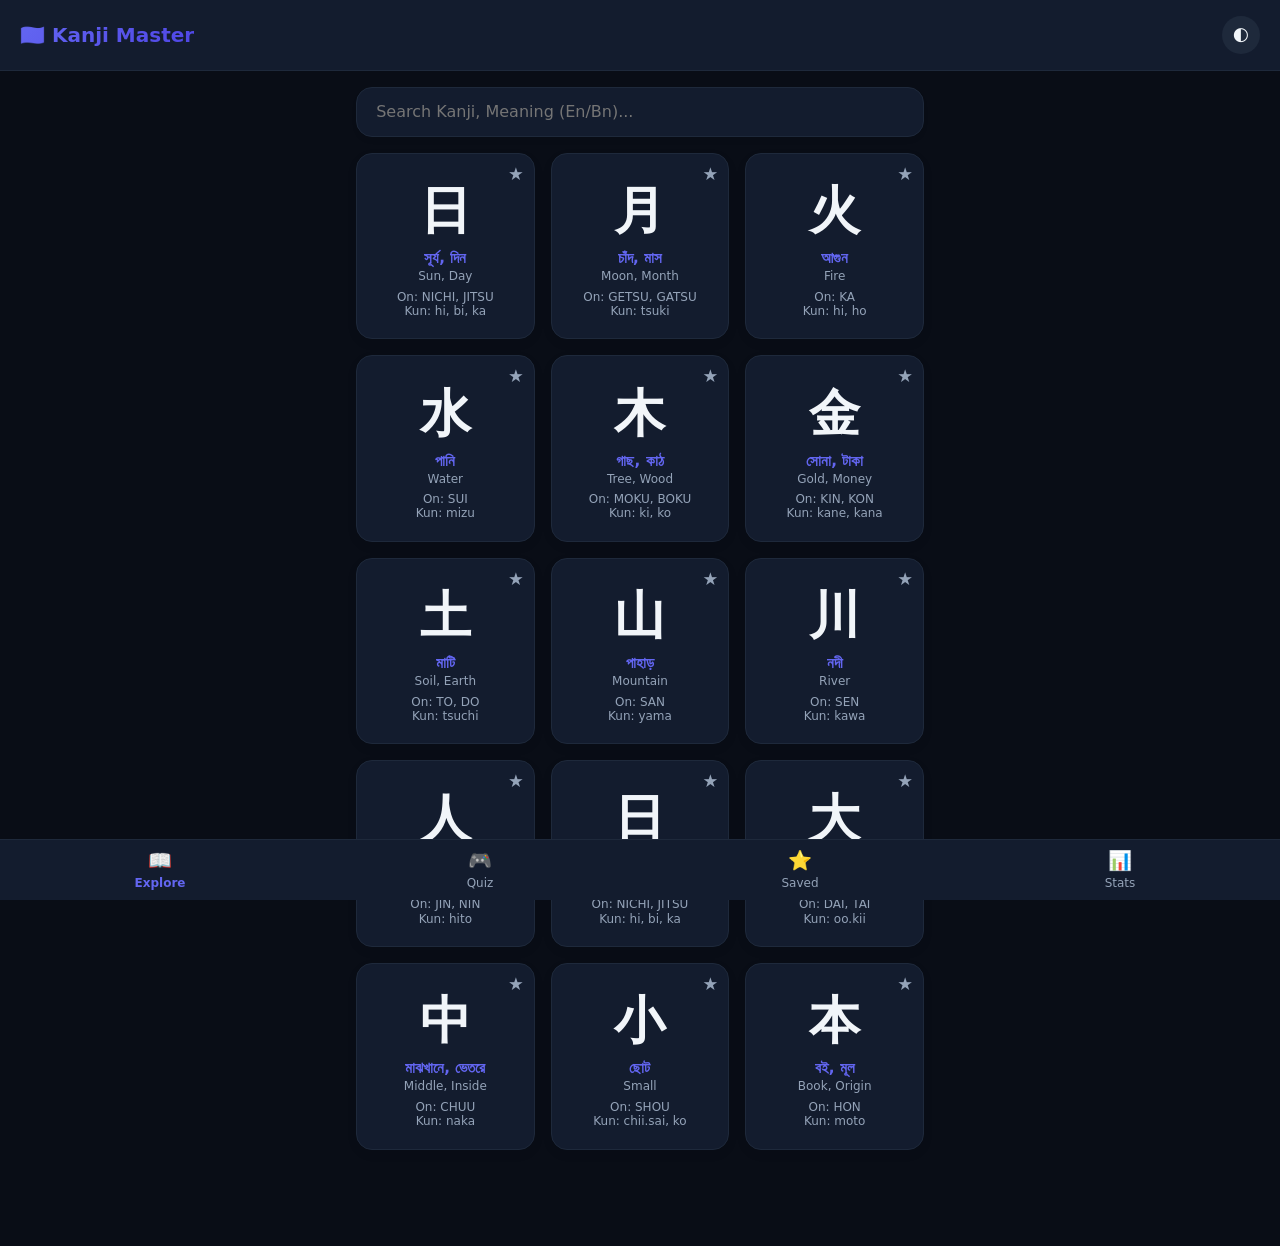
<file: index.html>
<!DOCTYPE html>
<html lang="bn">
<head>
    <meta charset="UTF-8">
    <meta name="viewport" content="width=device-width, initial-scale=1.0, maximum-scale=1.0, user-scalable=no">
    <title>Kanji Master Pro - JLPT N5</title>
    <!-- PWA Meta Tags -->
    <meta name="apple-mobile-web-app-capable" content="yes">
    <meta name="apple-mobile-web-app-status-bar-style" content="black-translucent">
    <meta name="theme-color" content="#6366f1">
    
    <style>
        :root {
            --bg-color: #090d16;
            --card-bg: #131c2e;
            --card-border: #1e293b;
            --text-main: #f1f5f9;
            --text-sub: #94a3b8;
            --primary: #6366f1;
            --primary-gradient: linear-gradient(135deg, #6366f1 0%, #4f46e5 100%);
            --accent: #10b981;
            --danger: #ef4444;
            --radius: 16px;
        }

        .light-mode {
            --bg-color: #f1f5f9;
            --card-bg: #ffffff;
            --card-border: #e2e8f0;
            --text-main: #0f172a;
            --text-sub: #64748b;
        }

        * {
            box-sizing: border-box;
            margin: 0;
            padding: 0;
            font-family: 'Segoe UI', system-ui, -apple-system, sans-serif;
            -webkit-tap-highlight-color: transparent;
        }

        body {
            background-color: var(--bg-color);
            color: var(--text-main);
            min-height: 100vh;
            padding-bottom: 80px;
            transition: background 0.3s, color 0.3s;
        }

        header {
            display: flex;
            justify-content: space-between;
            align-items: center;
            padding: 1rem 1.25rem;
            background: var(--card-bg);
            border-bottom: 1px solid var(--card-border);
            position: sticky;
            top: 0;
            z-index: 100;
            backdrop-filter: blur(10px);
        }

        .logo {
            font-size: 1.25rem;
            font-weight: 800;
            background: var(--primary-gradient);
            -webkit-background-clip: text;
            -webkit-text-fill-color: transparent;
            display: flex;
            align-items: center;
            gap: 8px;
        }

        .header-actions {
            display: flex;
            gap: 8px;
        }

        .icon-btn {
            background: var(--card-border);
            border: none;
            color: var(--text-main);
            width: 38px;
            height: 38px;
            border-radius: 50%;
            display: flex;
            align-items: center;
            justify-content: center;
            cursor: pointer;
            font-size: 1rem;
            transition: 0.2s;
        }

        .icon-btn:active {
            transform: scale(0.9);
        }

        .container {
            max-width: 600px;
            margin: 0 auto;
            padding: 1rem;
        }

        /* Bottom Nav */
        .bottom-nav {
            position: fixed;
            bottom: 0;
            left: 0;
            right: 0;
            background: var(--card-bg);
            border-top: 1px solid var(--card-border);
            display: flex;
            justify-content: space-around;
            padding: 0.6rem 0;
            z-index: 100;
            backdrop-filter: blur(10px);
        }

        .nav-item {
            background: none;
            border: none;
            color: var(--text-sub);
            font-size: 0.75rem;
            display: flex;
            flex-direction: column;
            align-items: center;
            gap: 4px;
            cursor: pointer;
            transition: 0.2s;
            flex: 1;
        }

        .nav-item span {
            font-size: 1.2rem;
        }

        .nav-item.active {
            color: var(--primary);
            font-weight: 600;
        }

        /* Search & Filters */
        .search-box {
            width: 100%;
            padding: 0.9rem 1.2rem;
            border-radius: var(--radius);
            border: 1px solid var(--card-border);
            background: var(--card-bg);
            color: var(--text-main);
            font-size: 1rem;
            outline: none;
            margin-bottom: 1rem;
            box-shadow: 0 4px 6px -1px rgba(0,0,0,0.05);
            transition: 0.2s;
        }

        .search-box:focus {
            border-color: var(--primary);
        }

        /* Kanji Grid */
        .kanji-grid {
            display: grid;
            grid-template-columns: repeat(auto-fill, minmax(150px, 1fr));
            gap: 1rem;
        }

        .kanji-card {
            background: var(--card-bg);
            border: 1px solid var(--card-border);
            border-radius: var(--radius);
            padding: 1.25rem 1rem;
            text-align: center;
            position: relative;
            box-shadow: 0 4px 12px rgba(0,0,0,0.05);
            transition: transform 0.2s, box-shadow 0.2s;
            cursor: pointer;
        }

        .kanji-card:active {
            transform: scale(0.96);
        }

        .fav-star {
            position: absolute;
            top: 10px;
            right: 10px;
            background: none;
            border: none;
            font-size: 1.1rem;
            cursor: pointer;
            color: var(--text-sub);
            transition: 0.2s;
        }

        .fav-star.active {
            color: #f59e0b;
        }

        .kanji-char {
            font-size: 3.2rem;
            font-weight: bold;
            margin: 0.2rem 0;
            color: var(--text-main);
        }

        .kanji-meaning-bn {
            font-size: 0.95rem;
            font-weight: 700;
            color: var(--primary);
            margin-bottom: 2px;
        }

        .kanji-readings {
            font-size: 0.75rem;
            color: var(--text-sub);
            margin-top: 0.4rem;
            line-height: 1.2;
        }

        /* Detail Modal */
        .modal {
            position: fixed;
            top: 0; left: 0; right: 0; bottom: 0;
            background: rgba(0,0,0,0.7);
            display: flex;
            align-items: flex-end;
            z-index: 1000;
            backdrop-filter: blur(5px);
            opacity: 0;
            pointer-events: none;
            transition: 0.3s;
        }

        .modal.open {
            opacity: 1;
            pointer-events: auto;
        }

        .modal-content {
            background: var(--card-bg);
            width: 100%;
            max-height: 85vh;
            border-radius: 24px 24px 0 0;
            padding: 1.5rem;
            overflow-y: auto;
            transform: translateY(100%);
            transition: transform 0.3s cubic-bezier(0.1, 1, 0.1, 1);
            border-top: 1px solid var(--card-border);
        }

        .modal.open .modal-content {
            transform: translateY(0);
        }

        .modal-header {
            display: flex;
            justify-content: space-between;
            align-items: center;
            margin-bottom: 1rem;
        }

        .close-btn {
            background: var(--card-border);
            border: none;
            color: var(--text-main);
            width: 32px; height: 32px;
            border-radius: 50%;
            font-size: 1rem;
            cursor: pointer;
        }

        .example-box {
            background: var(--bg-color);
            padding: 0.8rem;
            border-radius: 10px;
            margin-top: 0.6rem;
            border: 1px solid var(--card-border);
            display: flex;
            justify-content: space-between;
            align-items: center;
        }

        /* Quiz View */
        .quiz-card {
            background: var(--card-bg);
            border: 1px solid var(--card-border);
            border-radius: var(--radius);
            padding: 2rem 1.5rem;
            text-align: center;
            box-shadow: 0 4px 15px rgba(0,0,0,0.05);
        }

        .quiz-kanji-display {
            font-size: 5rem;
            margin: 1rem 0;
        }

        .options-container {
            display: grid;
            grid-template-columns: 1fr;
            gap: 0.8rem;
            margin-top: 1.5rem;
        }

        .option-btn {
            background: var(--bg-color);
            border: 1px solid var(--card-border);
            color: var(--text-main);
            padding: 1rem;
            border-radius: 12px;
            font-size: 1rem;
            font-weight: 600;
            cursor: pointer;
            transition: 0.2s;
        }

        .option-btn.correct { background: var(--accent) !important; color: white; border-color: var(--accent); }
        .option-btn.wrong { background: var(--danger) !important; color: white; border-color: var(--danger); }

        .hidden { display: none !important; }
        
        .stats-card {
            background: var(--card-bg);
            border: 1px solid var(--card-border);
            border-radius: var(--radius);
            padding: 1.2rem;
            margin-bottom: 1rem;
            text-align: center;
        }
    </style>
</head>
<body>

    <header>
        <div class="logo">🇯🇵 Kanji Master</div>
        <div class="header-actions">
            <button class="icon-btn" onclick="toggleTheme()" id="themeIcon">🌓</button>
        </div>
    </header>

    <div class="container">
        <!-- TAB 1: EXPLORE / LIST -->
        <div id="tab-explore">
            <input type="text" class="search-box" id="searchInput" placeholder="Search Kanji, Meaning (En/Bn)..." oninput="filterKanji()">
            <div class="kanji-grid" id="kanjiGrid"></div>
        </div>

        <!-- TAB 2: QUIZ GAME -->
        <div id="tab-quiz" class="hidden">
            <div class="quiz-card">
                <div style="display: flex; justify-content: space-between; color: var(--text-sub); font-size: 0.85rem;">
                    <span id="quizLevel">JLPT N5 Quiz</span>
                    <span id="quizScoreDisplay">Score: 0</span>
                </div>
                <div class="quiz-kanji-display" id="quizKanjiChar">日</div>
                <p style="color: var(--text-sub); font-size: 0.9rem;">সঠিক বাংলা অর্থটি বেছে নিন:</p>
                <div class="options-container" id="quizOptions"></div>
            </div>
        </div>

        <!-- TAB 3: FAVORITES -->
        <div id="tab-favs" class="hidden">
            <h2 style="font-size: 1.1rem; margin-bottom: 1rem;">Saved Favorites ⭐</h2>
            <div class="kanji-grid" id="favGrid"></div>
        </div>

        <!-- TAB 4: STATS -->
        <div id="tab-stats" class="hidden">
            <div class="stats-card">
                <h3 style="color: var(--primary); font-size: 2rem;" id="totalLearnedCount">0</h3>
                <p style="color: var(--text-sub); font-size: 0.9rem;">Total Saved Kanji</p>
            </div>
            <div class="stats-card">
                <h3 style="color: var(--accent); font-size: 2rem;" id="quizHighScore">0</h3>
                <p style="color: var(--text-sub); font-size: 0.9rem;">Quiz High Score</p>
            </div>
        </div>
    </div>

    <!-- DETAIL MODAL -->
    <div class="modal" id="kanjiModal" onclick="closeModal(event)">
        <div class="modal-content" onclick="event.stopPropagation()">
            <div class="modal-header">
                <h3 id="modalKanjiChar" style="font-size: 2.5rem;">日</h3>
                <button class="close-btn" onclick="closeModalDirect()">✕</button>
            </div>
            <div id="modalBody"></div>
        </div>
    </div>

    <!-- BOTTOM NAV -->
    <nav class="bottom-nav">
        <button class="nav-item active" onclick="switchTab('explore', this)"><span>📖</span>Explore</button>
        <button class="nav-item" onclick="switchTab('quiz', this)"><span>🎮</span>Quiz</button>
        <button class="nav-item" onclick="switchTab('favs', this)"><span>⭐</span>Saved</button>
        <button class="nav-item" onclick="switchTab('stats', this)"><span>📊</span>Stats</button>
    </nav>

    <script>
        const kanjiData = [
            { kanji: "日", meaning: "Sun, Day", bn: "সূর্য, দিন", onyomi: "NICHI, JITSU", kunyomi: "hi, bi, ka", strokes: 4, examples: [{word: "日本", reading: "Nihon", meaning: "Japan"}, {word: "今日", reading: "Kyou", meaning: "Today"}] },
            { kanji: "月", meaning: "Moon, Month", bn: "চাঁদ, মাস", onyomi: "GETSU, GATSU", kunyomi: "tsuki", strokes: 4, examples: [{word: "今月", reading: "Kongetsu", meaning: "This month"}, {word: "月曜日", reading: "Getsuyoubi", meaning: "Monday"}] },
            { kanji: "火", meaning: "Fire", bn: "আগুন", onyomi: "KA", kunyomi: "hi, ho", strokes: 4, examples: [{word: "火曜日", reading: "Kayoubi", meaning: "Tuesday"}, {word: "火山", reading: "Kazan", meaning: "Volcano"}] },
            { kanji: "水", meaning: "Water", bn: "পানি", onyomi: "SUI", kunyomi: "mizu", strokes: 4, examples: [{word: "水曜日", reading: "Suiyoubi", meaning: "Wednesday"}, {word: "水泳", reading: "Suiei", meaning: "Swimming"}] },
            { kanji: "木", meaning: "Tree, Wood", bn: "গাছ, কাঠ", onyomi: "MOKU, BOKU", kunyomi: "ki, ko", strokes: 4, examples: [{word: "木曜日", reading: "Mokuyoubi", meaning: "Thursday"}, {word: "木", reading: "Ki", meaning: "Tree"}] },
            { kanji: "金", meaning: "Gold, Money", bn: "সোনা, টাকা", onyomi: "KIN, KON", kunyomi: "kane, kana", strokes: 8, examples: [{word: "金曜日", reading: "Kinyoubi", meaning: "Friday"}, {word: "お金", reading: "Okane", meaning: "Money"}] },
            { kanji: "土", meaning: "Soil, Earth", bn: "মাটি", onyomi: "TO, DO", kunyomi: "tsuchi", strokes: 3, examples: [{word: "土曜日", reading: "Doyoubi", meaning: "Saturday"}, {word: "土地", reading: "Tochi", meaning: "Land"}] },
            { kanji: "山", meaning: "Mountain", bn: "পাহাড়", onyomi: "SAN", kunyomi: "yama", strokes: 3, examples: [{word: "富士山", reading: "Fujisan", meaning: "Mt. Fuji"}, {word: "火山", reading: "Kazan", meaning: "Volcano"}] },
            { kanji: "川", meaning: "River", bn: "নদী", onyomi: "SEN", kunyomi: "kawa", strokes: 3, examples: [{word: "川", reading: "Kawa", meaning: "River"}, {word: "小川", reading: "Ogawa", meaning: "Stream"}] },
            { kanji: "人", meaning: "Person", bn: "মানুষ", onyomi: "JIN, NIN", kunyomi: "hito", strokes: 2, examples: [{word: "日本人", reading: "Nihonjin", meaning: "Japanese person"}, {word: "二人", reading: "Futari", meaning: "Two people"}] },
            { kanji: "日", meaning: "Sun, Day", bn: "সূর্য, দিন", onyomi: "NICHI, JITSU", kunyomi: "hi, bi, ka", strokes: 4, examples: [{word: "日本", reading: "Nihon", meaning: "Japan"}, {word: "今日", reading: "Kyou", meaning: "Today"}] },
            { kanji: "大", meaning: "Big, Large", bn: "বড়", onyomi: "DAI, TAI", kunyomi: "oo.kii", strokes: 3, examples: [{word: "大きい", reading: "Ookii", meaning: "Big"}, {word: "大学", reading: "Daigaku", meaning: "University"}] },
            { kanji: "中", meaning: "Middle, Inside", bn: "মাঝখানে, ভেতরে", onyomi: "CHUU", kunyomi: "naka", strokes: 4, examples: [{word: "中", reading: "Naka", meaning: "Inside"}, {word: "中国", reading: "Chuugoku", meaning: "China"}] },
            { kanji: "小", meaning: "Small", bn: "ছোট", onyomi: "SHOU", kunyomi: "chii.sai, ko", strokes: 3, examples: [{word: "小さい", reading: "Chiisai", meaning: "Small"}, {word: "小川", reading: "Ogawa", meaning: "Stream"}] },
            { kanji: "本", meaning: "Book, Origin", bn: "বই, মূল", onyomi: "HON", kunyomi: "moto", strokes: 5, examples: [{word: "本", reading: "Hon", meaning: "Book"}, {word: "日本語", reading: "Nihongo", meaning: "Japanese language"}] }
        ];

        let favorites = JSON.parse(localStorage.getItem('kanji_pro_favs')) || [];
        let highScore = JSON.parse(localStorage.getItem('kanji_pro_highscore')) || 0;
        let quizScore = 0;
        let currentQuizItem = null;

        function renderKanjiList(items, containerId) {
            const container = document.getElementById(containerId);
            container.innerHTML = "";
            
            if(items.length === 0) {
                container.innerHTML = `<p style="grid-column: 1/-1; text-align:center; color:var(--text-sub); padding: 2rem;">কোনো কানজি পাওয়া যায়নি!</p>`;
                return;
            }

            items.forEach((item, index) => {
                const isFav = favorites.includes(item.kanji);
                const card = document.createElement('div');
                card.className = 'kanji-card';
                card.onclick = () => openModal(item);
                card.innerHTML = `
                    <button class="fav-star ${isFav ? 'active' : ''}" onclick="event.stopPropagation(); toggleFav('${item.kanji}')">★</button>
                    <div class="kanji-char">${item.kanji}</div>
                    <div class="kanji-meaning-bn">${item.bn}</div>
                    <div style="font-size:0.75rem; color:var(--text-sub);">${item.meaning}</div>
                    <div class="kanji-readings">On: ${item.onyomi}<br>Kun: ${item.kunyomi}</div>
                `;
                container.appendChild(card);
            });
        }

        function speakText(text) {
            if ('vibrate' in navigator) navigator.vibrate(30);
            const utterance = new SpeechSynthesisUtterance(text);
            utterance.lang = 'ja-JP';
            window.speechSynthesis.speak(utterance);
        }

        function toggleFav(kanji) {
            if ('vibrate' in navigator) navigator.vibrate(40);
            if (favorites.includes(kanji)) {
                favorites = favorites.filter(k => k !== kanji);
            } else {
                favorites.push(kanji);
            }
            localStorage.setItem('kanji_pro_favs', JSON.stringify(favorites));
            filterKanji();
            renderFavs();
            updateStats();
        }

        function renderFavs() {
            const favItems = kanjiData.filter(item => favorites.includes(item.kanji));
            renderKanjiList(favItems, 'favGrid');
        }

        function filterKanji() {
            const query = document.getElementById('searchInput').value.toLowerCase();
            const filtered = kanjiData.filter(item => 
                item.kanji.includes(query) || 
                item.meaning.toLowerCase().includes(query) ||
                item.bn.includes(query) ||
                item.onyomi.toLowerCase().includes(query) ||
                item.kunyomi.toLowerCase().includes(query)
            );
            renderKanjiList(filtered, 'kanjiGrid');
        }

        function openModal(item) {
            document.getElementById('modalKanjiChar').innerText = item.kanji;
            let examplesHtml = item.examples.map(ex => `
                <div class="example-box" onclick="speakText('${ex.word}')">
                    <div>
                        <strong style="font-size:1.1rem;">${ex.word}</strong> (${ex.reading})
                        <div style="font-size:0.8rem; color:var(--text-sub);">${ex.meaning}</div>
                    </div>
                    <span style="font-size:1.2rem;">🔊</span>
                </div>
            `).join('');

            document.getElementById('modalBody').innerHTML = `
                <div style="margin-bottom: 1rem;">
                    <h4 style="color: var(--primary); font-size: 1.2rem;">${item.bn} (${item.meaning})</h4>
                    <p style="color: var(--text-sub); font-size: 0.85rem; margin-top: 4px;">Strokes: ${item.strokes}</p>
                </div>
                <div style="background:var(--bg-color); padding:0.9rem; border-radius:12px; border:1px solid var(--card-border); margin-bottom:1rem;">
                    <p><strong>On'yomi:</strong> ${item.onyomi}</p>
                    <p style="margin-top:4px;"><strong>Kun'yomi:</strong> ${item.kunyomi}</p>
                </div>
                <h5 style="margin-bottom: 0.5rem; color:var(--text-sub);">Vocabulary Examples:</h5>
                ${examplesHtml}
                <button onclick="speakText('${item.kanji}')" style="width:100%; margin-top:1.5rem; background:var(--primary); color:white; border:none; padding:0.9rem; border-radius:12px; font-weight:bold; cursor:pointer;">🔊 Pronounce Kanji</button>
            `;
            document.getElementById('kanjiModal').classList.add('open');
        }

        function closeModal(e) {
            if(e.target.id === 'kanjiModal') closeModalDirect();
        }

        function closeModalDirect() {
            document.getElementById('kanjiModal').classList.remove('open');
        }

        function switchTab(tab, btn) {
            if ('vibrate' in navigator) navigator.vibrate(20);
            document.querySelectorAll('.nav-item').forEach(el => el.classList.remove('active'));
            if(btn) btn.classList.add('active');

            document.getElementById('tab-explore').classList.add('hidden');
            document.getElementById('tab-quiz').classList.add('hidden');
            document.getElementById('tab-favs').classList.add('hidden');
            document.getElementById('tab-stats').classList.add('hidden');

            if (tab === 'explore') document.getElementById('tab-explore').classList.remove('hidden');
            if (tab === 'quiz') {
                document.getElementById('tab-quiz').classList.remove('hidden');
                nextQuiz();
            }
            if (tab === 'favs') {
                document.getElementById('tab-favs').classList.remove('hidden');
                renderFavs();
            }
            if (tab === 'stats') {
                document.getElementById('tab-stats').classList.remove('hidden');
                updateStats();
            }
        }

        // Quiz Logic
        function nextQuiz() {
            currentQuizItem = kanjiData[Math.floor(Math.random() * kanjiData.length)];
            document.getElementById('quizKanjiChar').innerText = currentQuizItem.kanji;

            let options = [currentQuizItem];
            while(options.length < 4) {
                let rand = kanjiData[Math.floor(Math.random() * kanjiData.length)];
                if(!options.includes(rand)) options.push(rand);
            }
            options.sort(() => Math.random() - 0.5);

            const grid = document.getElementById('quizOptions');
            grid.innerHTML = "";
            options.forEach(opt => {
                const btn = document.createElement('button');
                btn.className = 'option-btn';
                btn.innerText = opt.bn;
                btn.onclick = () => checkQuiz(opt, btn);
                grid.appendChild(btn);
            });
        }

        function checkQuiz(selected, btn) {
            if(selected.kanji === currentQuizItem.kanji) {
                if ('vibrate' in navigator) navigator.vibrate([50, 50, 50]);
                btn.classList.add('correct');
                quizScore += 10;
                speakText(currentQuizItem.kanji);
                if(quizScore > highScore) {
                    highScore = quizScore;
                    localStorage.setItem('kanji_pro_highscore', JSON.stringify(highScore));
                }
            } else {
                if ('vibrate' in navigator) navigator.vibrate(200);
                btn.classList.add('wrong');
            }
            document.getElementById('quizScoreDisplay').innerText = `Score: ${quizScore}`;
            setTimeout(nextQuiz, 1000);
        }

        function updateStats() {
            document.getElementById('totalLearnedCount').innerText = favorites.length;
            document.getElementById('quizHighScore').innerText = highScore;
        }

        function toggleTheme() {
            document.body.classList.toggle('light-mode');
        }

        // Init
        renderKanjiList(kanjiData, 'kanjiGrid');
        updateStats();
    </script>
</body>
</html>
</file>
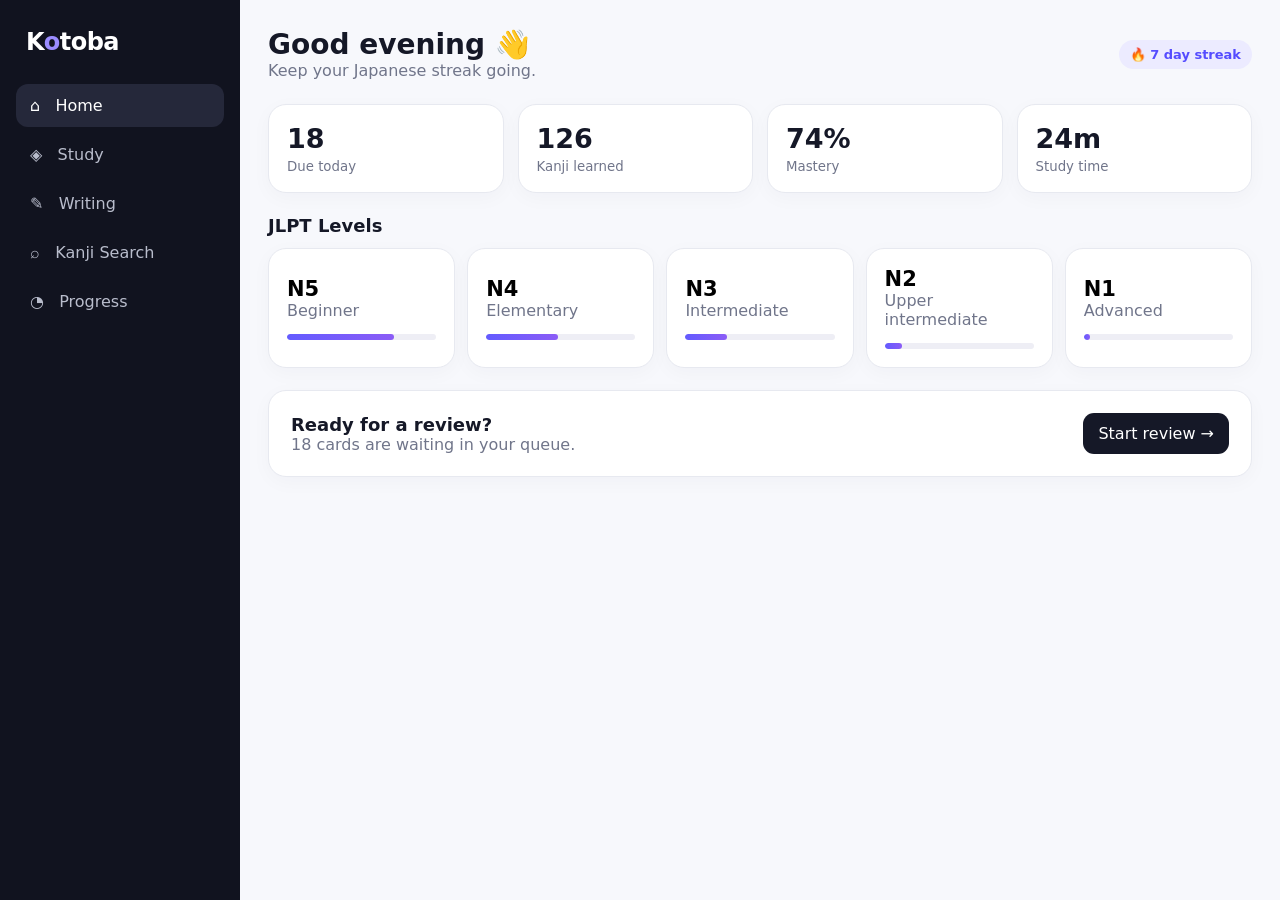
<file: kotoba_preview.html>
<!doctype html><html lang="en"><head><meta charset="utf-8"><meta name="viewport" content="width=device-width,initial-scale=1"><title>Kotoba — Japanese Kanji Study</title><style>
:root{--bg:#f7f8fc;--card:#fff;--text:#151827;--muted:#70758a;--line:#e7e9f0;--accent:#635bff;--accent2:#8b5cf6;--good:#18a673;--warn:#e99a18}*{box-sizing:border-box}body{margin:0;font-family:Inter,ui-sans-serif,system-ui,-apple-system,Segoe UI,sans-serif;background:var(--bg);color:var(--text)}button,input{font:inherit}button{cursor:pointer;border:0}.app{min-height:100vh;display:flex}.side{width:240px;background:#11131f;color:#fff;padding:24px 16px;position:fixed;inset:0 auto 0 0}.brand{font-size:24px;font-weight:800;letter-spacing:-.5px;padding:4px 10px 28px}.brand span{color:#9b8cff}.nav{display:grid;gap:6px}.nav button{background:transparent;color:#b9bdcc;text-align:left;padding:12px 14px;border-radius:12px}.nav button.active,.nav button:hover{background:#25283a;color:#fff}.main{margin-left:240px;width:calc(100% - 240px);padding:28px;max-width:1300px}.top{display:flex;justify-content:space-between;align-items:center;margin-bottom:24px}.top h1{margin:0;font-size:28px}.pill{background:#ecebff;color:#554cff;padding:7px 11px;border-radius:999px;font-size:13px;font-weight:700}.grid{display:grid;grid-template-columns:repeat(4,1fr);gap:14px}.stat,.panel,.card{background:var(--card);border:1px solid var(--line);border-radius:18px;box-shadow:0 5px 20px #20233b08}.stat{padding:18px}.stat b{font-size:27px}.stat small{display:block;color:var(--muted);margin-top:5px}.section{margin-top:22px}.section h2{font-size:18px;margin:0 0 12px}.levels{display:grid;grid-template-columns:repeat(5,1fr);gap:12px}.level{padding:18px;text-align:left}.level strong{font-size:21px}.bar{height:6px;background:#eeeef5;border-radius:9px;margin-top:14px;overflow:hidden}.bar i{display:block;height:100%;background:linear-gradient(90deg,var(--accent),var(--accent2));border-radius:9px}.study{display:grid;grid-template-columns:1.25fr .75fr;gap:16px}.flash{min-height:420px;padding:28px;display:flex;flex-direction:column;align-items:center;justify-content:center;text-align:center}.kanji{font-size:150px;line-height:1;margin:8px}.reading{font-size:21px;color:var(--muted)}.meaning{font-size:28px;font-weight:750;margin:10px}.meta{display:flex;gap:8px;flex-wrap:wrap;justify-content:center}.tag{padding:6px 9px;border-radius:9px;background:#f1f1f7;color:#5e6275;font-size:12px}.actions{display:grid;grid-template-columns:repeat(4,1fr);gap:8px;width:100%;margin-top:24px}.actions button{padding:12px;border-radius:11px;background:#f2f2f7;color:#34374a}.actions .primary{background:var(--accent);color:white}.sidepanel{padding:22px}.sidepanel h3{margin-top:0}.search{width:100%;padding:13px;border:1px solid var(--line);border-radius:12px;outline:none}.list{display:grid;gap:8px;margin-top:14px}.krow{display:flex;justify-content:space-between;align-items:center;padding:11px;border:1px solid var(--line);border-radius:12px}.krow b{font-size:25px}.page{display:none}.page.active{display:block}.write{display:grid;grid-template-columns:1fr 1fr;gap:16px}.canvas{height:360px;background:#fff;border:2px dashed #d9dbe6;border-radius:18px;display:flex;align-items:center;justify-content:center;font-size:150px;color:#c6c8d3;position:relative}.canvas small{position:absolute;bottom:15px;color:var(--muted);font-size:13px}.btn{padding:11px 15px;border-radius:11px;background:#151827;color:white}.muted{color:var(--muted)}@media(max-width:900px){.side{width:76px;padding:18px 10px}.brand{font-size:0;text-align:center}.brand:first-letter{font-size:25px}.nav button{font-size:0;text-align:center}.nav button:before{content:'•';font-size:22px}.main{margin-left:76px;width:calc(100% - 76px);padding:18px}.grid{grid-template-columns:repeat(2,1fr)}.levels{grid-template-columns:repeat(2,1fr)}.study,.write{grid-template-columns:1fr}.actions{grid-template-columns:repeat(2,1fr)}}
</style></head><body><div class="app"><aside class="side"><div class="brand">K<span>o</span>toba</div><nav class="nav"><button class="active" onclick="show('home',this)">⌂ &nbsp; Home</button><button onclick="show('study',this)">◈ &nbsp; Study</button><button onclick="show('write',this)">✎ &nbsp; Writing</button><button onclick="show('search',this)">⌕ &nbsp; Kanji Search</button><button onclick="show('progress',this)">◔ &nbsp; Progress</button></nav></aside><main class="main">
<section id="home" class="page active"><div class="top"><div><h1>Good evening 👋</h1><div class="muted">Keep your Japanese streak going.</div></div><span class="pill">🔥 7 day streak</span></div><div class="grid"><div class="stat"><b>18</b><small>Due today</small></div><div class="stat"><b>126</b><small>Kanji learned</small></div><div class="stat"><b>74%</b><small>Mastery</small></div><div class="stat"><b>24m</b><small>Study time</small></div></div><div class="section"><h2>JLPT Levels</h2><div class="levels"><button class="panel level" onclick="show('study',null,'N5')"><strong>N5</strong><div class="muted">Beginner</div><div class="bar"><i style="width:72%"></i></div></button><button class="panel level" onclick="show('study',null,'N4')"><strong>N4</strong><div class="muted">Elementary</div><div class="bar"><i style="width:48%"></i></div></button><button class="panel level" onclick="show('study',null,'N3')"><strong>N3</strong><div class="muted">Intermediate</div><div class="bar"><i style="width:28%"></i></div></button><button class="panel level"><strong>N2</strong><div class="muted">Upper intermediate</div><div class="bar"><i style="width:12%"></i></div></button><button class="panel level"><strong>N1</strong><div class="muted">Advanced</div><div class="bar"><i style="width:4%"></i></div></button></div></div><div class="section"><div class="panel" style="padding:22px;display:flex;justify-content:space-between;align-items:center"><div><h2 style="margin:0">Ready for a review?</h2><div class="muted">18 cards are waiting in your queue.</div></div><button class="btn" onclick="show('study')">Start review →</button></div></div></section>
<section id="study" class="page"><div class="top"><div><h1>Study</h1><div class="muted" id="deckLabel">N5 • Daily review</div></div><span class="pill" id="count">1 / 18</span></div><div class="study"><div class="card flash"><div class="tag">JLPT N5</div><div class="kanji" id="kanji">日</div><div class="reading" id="reading">にち • ひ</div><div class="meaning" id="meaning">day • sun</div><div class="meta"><span class="tag">Radical: 日</span><span class="tag">4 strokes</span><span class="tag">6 words</span></div><div class="actions"><button onclick="rate('Again')">Again</button><button onclick="rate('Hard')">Hard</button><button class="primary" onclick="rate('Good')">Good</button><button onclick="rate('Easy')">Easy</button></div></div><div class="panel sidepanel"><h3>Today's queue</h3><div class="muted">Spaced repetition will schedule the next review automatically.</div><div class="list" id="queue"></div></div></div></section>
<section id="write" class="page"><div class="top"><div><h1>Writing practice</h1><div class="muted">Trace the kanji, then test yourself.</div></div></div><div class="write"><div class="panel canvas" id="canvas"><span>日</span><small>Tap / drag to practice (prototype)</small></div><div class="panel sidepanel"><span class="tag">Stroke order</span><h2>日</h2><p class="muted">Try following the four-stroke structure. In the full version, this area will animate stroke order and evaluate your drawing.</p><button class="btn" onclick="alert('Practice reset')">Reset practice</button></div></div></section>
<section id="search" class="page"><div class="top"><div><h1>Kanji library</h1><div class="muted">Search by kanji, reading or meaning.</div></div></div><div class="panel" style="padding:18px"><input class="search" id="q" placeholder="Try: water, sun, 学, がく" oninput="filter()"><div class="list" id="results"></div></div></section>
<section id="progress" class="page"><div class="top"><div><h1>Your progress</h1><div class="muted">A simple view of your learning momentum.</div></div></div><div class="grid"><div class="stat"><b>126</b><small>Learned</small></div><div class="stat"><b>94</b><small>Mastered</small></div><div class="stat"><b>7</b><small>Day streak</small></div><div class="stat"><b>82%</b><small>Review accuracy</small></div></div><div class="section panel" style="padding:22px"><h2>JLPT mastery</h2><p>N5</p><div class="bar"><i style="width:72%"></i></div><p>N4</p><div class="bar"><i style="width:48%"></i></div><p>N3</p><div class="bar"><i style="width:28%"></i></div></div></section>
</main></div><script>
const data=[['日','にち • ひ','day • sun'],['人','じん • ひと','person'],['水','すい • みず','water'],['火','か • ひ','fire'],['木','もく • き','tree'],['山','さん • やま','mountain'],['川','せん • かわ','river'],['学','がく • まなぶ','study • learn']];let idx=0;function show(id,btn,level){document.querySelectorAll('.page').forEach(x=>x.classList.remove('active'));document.getElementById(id).classList.add('active');document.querySelectorAll('.nav button').forEach(x=>x.classList.remove('active'));if(btn)btn.classList.add('active');if(id==='study'&&level)document.getElementById('deckLabel').textContent=level+' • Daily review';renderQueue()}function rate(r){idx=(idx+1)%data.length;document.getElementById('kanji').textContent=data[idx][0];document.getElementById('reading').textContent=data[idx][1];document.getElementById('meaning').textContent=data[idx][2];document.getElementById('count').textContent=(idx+1)+' / 18';renderQueue()}function renderQueue(){document.getElementById('queue').innerHTML=data.slice(0,5).map((x,i)=>`<div class="krow"><b>${x[0]}</b><span class="muted">${x[2]}</span><span class="tag">${i<2?'Due':'Later'}</span></div>`).join('')}function filter(){let q=document.getElementById('q').value.toLowerCase();let out=data.filter(x=>x.join(' ').toLowerCase().includes(q));document.getElementById('results').innerHTML=out.map(x=>`<div class="krow"><b>${x[0]}</b><span>${x[1]}</span><span class="muted">${x[2]}</span></div>`).join('')||'<div class="muted">No matching kanji in this starter library.</div>'}renderQueue();filter();
</script></body></html>
</file>
